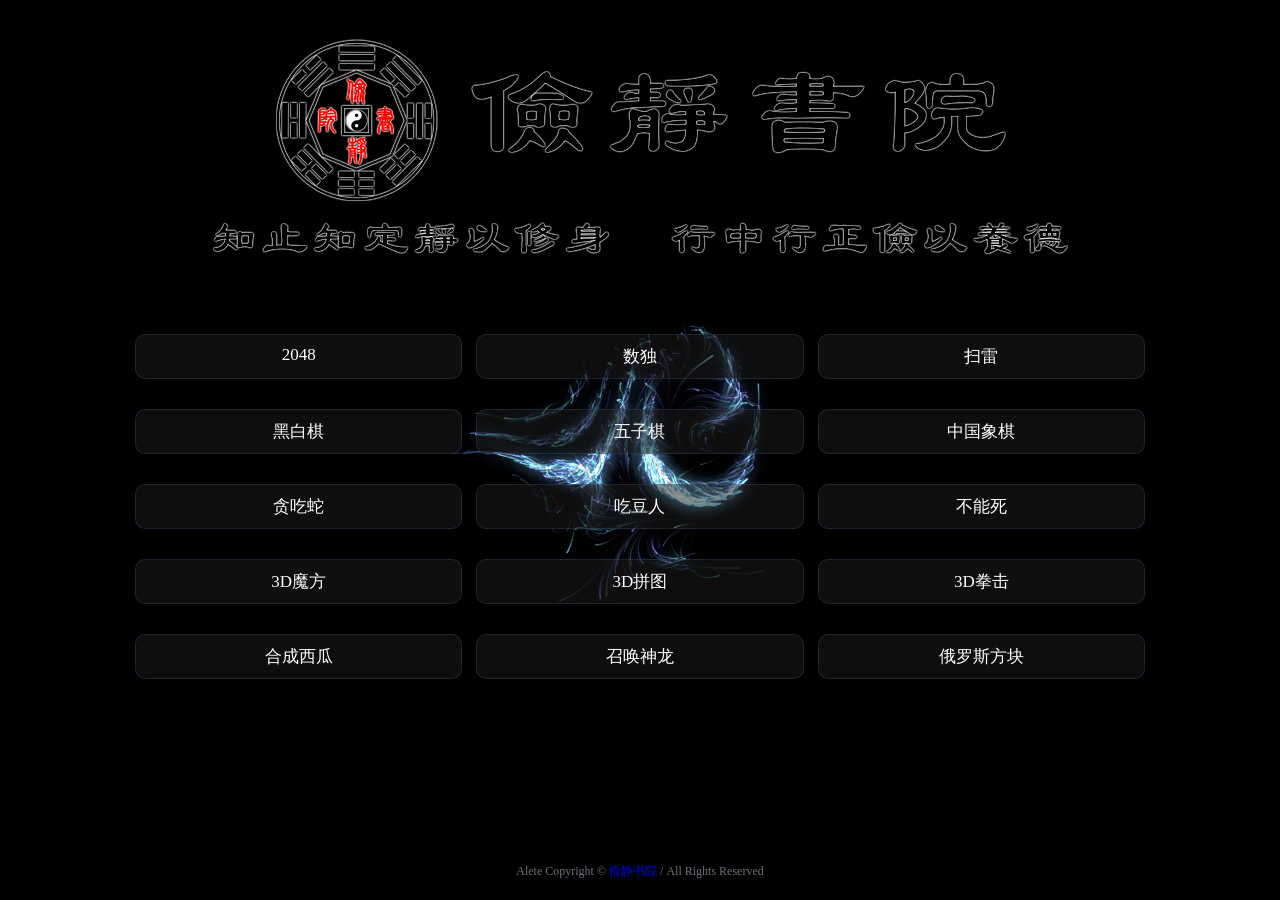
<file: index.html>
<!DOCTYPE html>
<html lang="en">
	<head>
		<meta charset="UTF-8">
		<title>休闲益智游戏 - 俭静书院</title>
		<meta name="keywords" content="俭静书院，益智游戏，在线游戏，网页游戏，H5游戏，页游">
		<meta name="description" content="人生如戏，戏如人生。正本清源，弘扬优秀的传统文化！">
		<meta name="viewport" content="width=device-width,initial-scale=1,maximum-scale=1,user-scalable=no">
		<link rel="stylesheet" href="css/style.css">
		<link rel="shortcut icon" href="favicon.ico" type="image/x-icon">
		<script src='js/simplex-noise.min.js'></script>
		<script src="js/index.js"></script>
	</head>
	<body>
		<div class="centerBox">
			<div class="header"></div>
			<div class="center-list">
				<div class="centerBody">
						<a href="https://aaoe.github.io"><img src="img/Logo.png" alt="俭静书院"></a>
					<p class="btn-p">
						<a href="https://aaoe.github.io/games/2048" target="_blank" title="Puzzle">2048</a>
						<a href="https://aaoe.github.io/sudoku" target="_blank" title="Sudoku">数独</a>
						<a href="https://aaoe.github.io/games/mine-sweeper" target="_blank" title="Mine sweeper">扫雷</a>
					<p class="btn-p">
						<a href="https://aaoe.github.io/games/reversi" target="_blank" title="Reversi">黑白棋</a>
						<a href="https://aaoe.github.io/games/gomoku" target="_blank" title="Gobang">五子棋</a>
						<a href="https://aaoe.github.io/games/chess" target="_blank" title="Chinese Chess">中国象棋</a>				
					<p class="btn-p">
						<a href="https://aaoe.github.io/games/snake" target="_blank" title="Snake">贪吃蛇</a>
						<a href="https://aaoe.github.io/pacman-canvas" target="_blank" title="Pacman">吃豆人</a>
						<a href="https://aaoe.github.io/games/die" target="_blank" title="Can't die">不能死</a>
					<p class="btn-p">
						<a href="https://aaoe.github.io/games/rubik" target="_blank" title="Rubik">3D魔方</a>
						<a href="https://aaoe.github.io/games/jigsaw" target="_blank" title="Jigsaw">3D拼图</a>
						<a href="https://aaoe.github.io/games/boxing" target="_blank" title="Boxing">3D拳击</a>
					<p class="btn-p">
						<a href="https://aaoe.github.io/bigwatermelon" target="_blank" title="Big watermelon">合成西瓜</a>
						<a href="https://aaoe.github.io/zhsl" target="_blank" title="Summon the Dragon">召唤神龙</a>
						<a href="https://aaoe.github.io/games/tetris/index.html?lan=zh" target="_blank" title="Tetris">俄罗斯方块</a>
					</p>
				</div>
			</div>
			<div class="footer">
				<div class="center-footer">
					<p class="banquan">Alete Copyright © <a href="https://aaoe.github.io">俭静书院</a> / All Rights Reserved</p> 
				</div>
			</div>
		</div>
	</body>
</html>
</file>
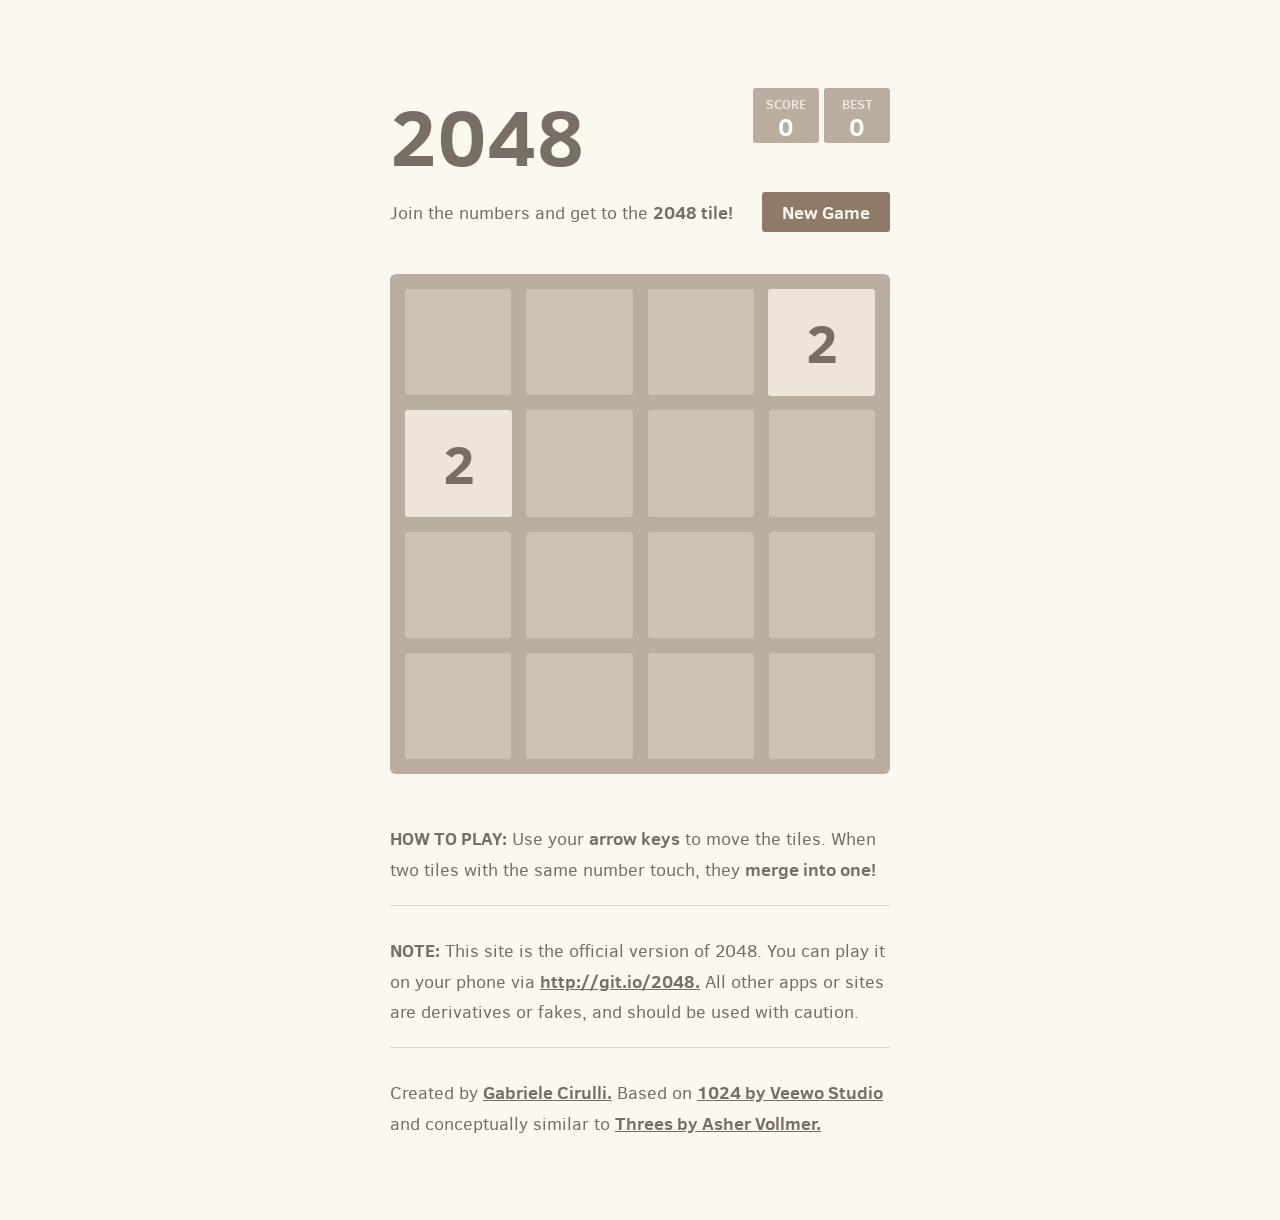
<file: 2048/index.html>
<!DOCTYPE html>
<html>
<head>
  <meta charset="utf-8">
  <title>2048-俭静书院</title>

  <link href="style/main.css" rel="stylesheet" type="text/css">
  <link rel="shortcut icon" href="favicon.ico">
  <link rel="apple-touch-icon" href="meta/apple-touch-icon.png">
  <link rel="apple-touch-startup-image" href="meta/apple-touch-startup-image-640x1096.png" media="(device-width: 320px) and (device-height: 568px) and (-webkit-device-pixel-ratio: 2)"> <!-- iPhone 5+ -->
  <link rel="apple-touch-startup-image" href="meta/apple-touch-startup-image-640x920.png"  media="(device-width: 320px) and (device-height: 480px) and (-webkit-device-pixel-ratio: 2)"> <!-- iPhone, retina -->
  <meta name="apple-mobile-web-app-capable" content="yes">
  <meta name="apple-mobile-web-app-status-bar-style" content="black">

  <meta name="HandheldFriendly" content="True">
  <meta name="MobileOptimized" content="320">
  <meta name="viewport" content="width=device-width, target-densitydpi=160dpi, initial-scale=1.0, maximum-scale=1, user-scalable=no, minimal-ui">
</head>
<body>
  <div class="container">
    <div class="heading">
      <h1 class="title">2048</h1>
      <div class="scores-container">
        <div class="score-container">0</div>
        <div class="best-container">0</div>
      </div>
    </div>

    <div class="above-game">
      <p class="game-intro">Join the numbers and get to the <strong>2048 tile!</strong></p>
      <a class="restart-button">New Game</a>
    </div>

    <div class="game-container">
      <div class="game-message">
        <p></p>
        <div class="lower">
	        <a class="keep-playing-button">Keep going</a>
          <a class="retry-button">Try again</a>
        </div>
      </div>

      <div class="grid-container">
        <div class="grid-row">
          <div class="grid-cell"></div>
          <div class="grid-cell"></div>
          <div class="grid-cell"></div>
          <div class="grid-cell"></div>
        </div>
        <div class="grid-row">
          <div class="grid-cell"></div>
          <div class="grid-cell"></div>
          <div class="grid-cell"></div>
          <div class="grid-cell"></div>
        </div>
        <div class="grid-row">
          <div class="grid-cell"></div>
          <div class="grid-cell"></div>
          <div class="grid-cell"></div>
          <div class="grid-cell"></div>
        </div>
        <div class="grid-row">
          <div class="grid-cell"></div>
          <div class="grid-cell"></div>
          <div class="grid-cell"></div>
          <div class="grid-cell"></div>
        </div>
      </div>

      <div class="tile-container">

      </div>
    </div>

    <p class="game-explanation">
      <strong class="important">How to play:</strong> Use your <strong>arrow keys</strong> to move the tiles. When two tiles with the same number touch, they <strong>merge into one!</strong>
    </p>
    <hr>
    <p>
    <strong class="important">Note:</strong> This site is the official version of 2048. You can play it on your phone via <a href="http://git.io/2048">http://git.io/2048.</a> All other apps or sites are derivatives or fakes, and should be used with caution.
    </p>
    <hr>
    <p>
    Created by <a href="http://gabrielecirulli.com" target="_blank">Gabriele Cirulli.</a> Based on <a href="https://itunes.apple.com/us/app/1024!/id823499224" target="_blank">1024 by Veewo Studio</a> and conceptually similar to <a href="http://asherv.com/threes/" target="_blank">Threes by Asher Vollmer.</a>
    </p>
  </div>

  <script src="js/bind_polyfill.js"></script>
  <script src="js/classlist_polyfill.js"></script>
  <script src="js/animframe_polyfill.js"></script>
  <script src="js/keyboard_input_manager.js"></script>
  <script src="js/html_actuator.js"></script>
  <script src="js/grid.js"></script>
  <script src="js/tile.js"></script>
  <script src="js/local_storage_manager.js"></script>
  <script src="js/game_manager.js"></script>
  <script src="js/application.js"></script>
</body>
</html>
</file>
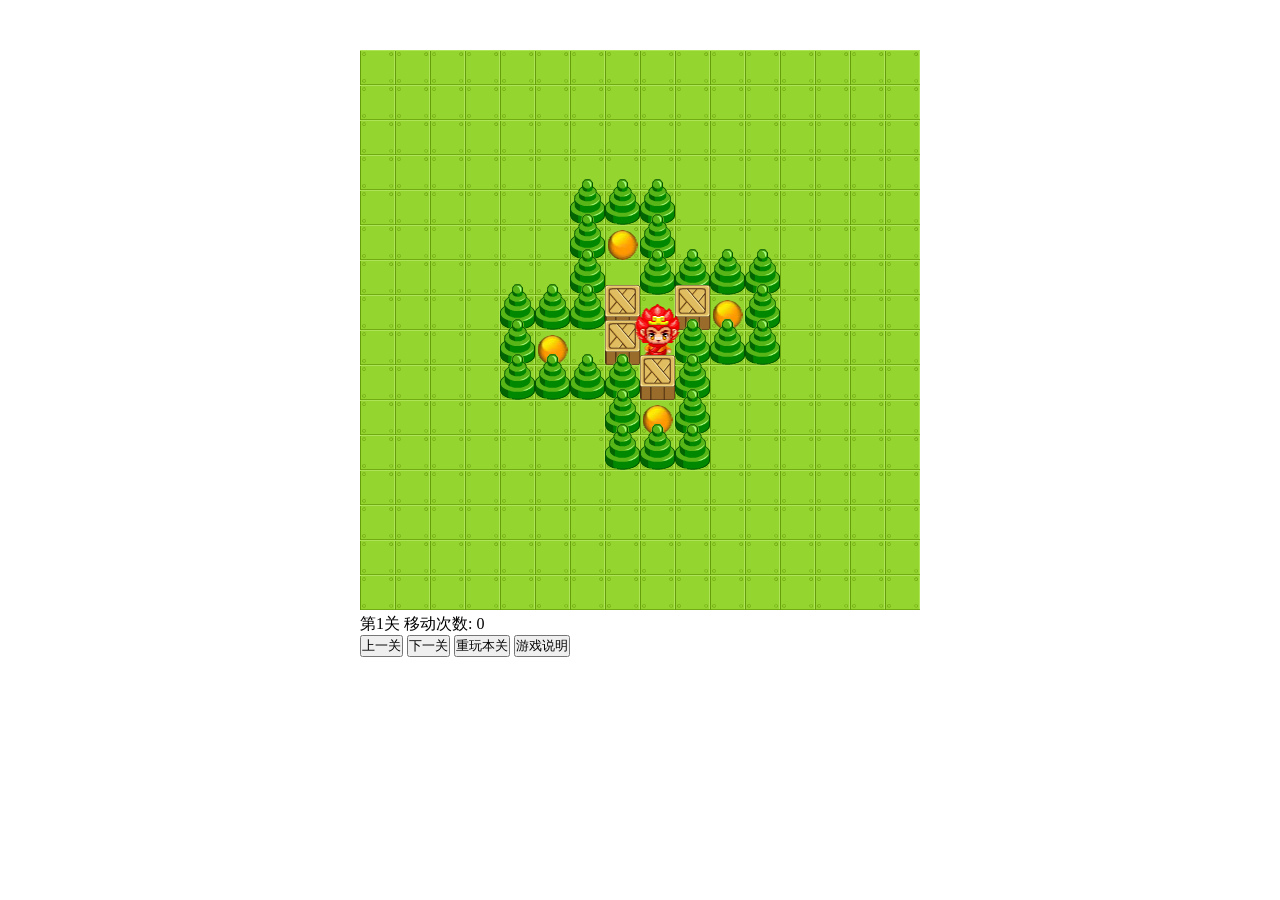
<file: box/index.html>
<!doctype html><!--声明当前文档为html文档-->
<html lang="en"><!--语言为英语-->
<head><!--头部-->
		<meta charset="UTF-8"><!--字符编码：utf-8国际编码  gb2312中文编码-->
		<meta name="Keywords" content="关键词">
		<meta name="Description" content="描述">
		<title>推箱子-俭静书院</title>
		<style>/*css样式表的衣柜*/
		*{
			margin:0px;
			padding:0px;
		}
		body{
			overflow:hidden;
		}
		.game{
			width:560px;
			margin:50px auto;
		}
		</style>
	</head>
	<body onkeydown="doKeyDown(event)"><!--身体-->
		<div class="game">
			<canvas id="canvas" width="560" height="560"></canvas>
			<div id="msg"></div>
			<input type="button" value="上一关" onClick="NextLevel(-1)">
			<input type="button" value="下一关" onClick="NextLevel(1)">
			<input type="button" value="重玩本关" onClick="NextLevel(0)">
			<input type="button" value="游戏说明" onClick="showHelp()">
		</div>
	
	<script src="js/mapdata100.js"></script>
	<script>
		var can = document.getElementById("canvas");
		var msg = document.getElementById("msg");
		var cxt = can.getContext("2d");
		var w = 35,h = 35;
		var curMap;//当前的地图
		var curLevel;//当前等级的地图
		var curMan;//初始化小人
		var iCurlevel = 0;//关卡数
		var moveTimes = 0;//移动了多少次
		//预加载所有图片
		var oImgs = {
			"block" : "images/block.gif",
			"wall" : "images/wall.png",
			"box" : "images/box.png",
			"ball" : "images/ball.png",
			"up" : "images/up.png",
			"down" : "images/down.png",
			"left" : "images/left.png",
			"right" : "images/right.png",
		}
		function imgPreload(srcs,callback){
			var count = 0,imgNum = 0,images = {};

			for(src in srcs){
				imgNum++;
			}
			for(src in srcs ){
				images[src] = new Image();
				images[src].onload = function(){
					//判断是否所有的图片都预加载完成
					if (++count >= imgNum)
					{
						callback(images);
					}
				}
				images[src].src = srcs[src];
			}
		}
		var block,wall,box,ball,up,down,left,right;
		imgPreload(oImgs,function(images){
			//console.log(images.block);
			block = images.block;
			wall = images.wall;
			box = images.box;
			ball = images.ball;
			up = images.up;
			down = images.down;
			left = images.left;
			right = images.right;
			init();
		});
		//初始化游戏
		function init(){
			//InitMap();
			//DrawMap(levels[0]);
			initLevel();//初始化对应等级的游戏
			showMoveInfo();//初始化对应等级的游戏数据
		}
		//绘制地板
		function InitMap(){
			for (var i=0;i<16 ;i++ )
			{
				for (var j=0;j<16 ;j++ )
				{
					cxt.drawImage(block,w*j,h*i,w,h);
				}
			}
		}
		//小人位置坐标
		function Point(x,y){
			this.x = x;
			this.y = y;
		}
		var perPosition = new Point(5,5);//小人的初始标值
		//绘制每个游戏关卡地图
		function DrawMap(level){
			for (var i=0;i<level.length ;i++ )
			{
				for (var j=0;j<level[i].length ;j++ )
				{
					var pic = block;//初始图片
					switch (level[i][j])
					{
					case 1://绘制墙壁
						pic = wall;
						break;
					case 2://绘制陷进
						pic = ball;
						break;
					case 3://绘制箱子
						pic = box;
						break;
					case 4://绘制小人
						pic = curMan;//小人有四个方向 具体显示哪个图片需要和上下左右方位值关联
						//获取小人的坐标位置
						perPosition.x = i;
						perPosition.y = j;
						break;
					case 5://绘制箱子及陷进位置
						pic = box;
						break;
					}
					//每个图片不一样宽 需要在对应地板的中心绘制地图
					cxt.drawImage(pic,w*j-(pic.width-w)/2,h*i-(pic.height-h),pic.width,pic.height)
				}
			}
		}
		//初始化游戏等级
		function initLevel(){
			curMap = copyArray(levels[iCurlevel]);//当前移动过的游戏地图
			curLevel = levels[iCurlevel];//当前等级的初始地图
			curMan = down;//初始化小人
			InitMap();//初始化地板
			DrawMap(curMap);//绘制出当前等级的地图
		}
		//下一关
		function NextLevel(i){
			//iCurlevel当前的地图关数
			iCurlevel = iCurlevel + i;
			if (iCurlevel<0)
			{
				iCurlevel = 0;
				return;
			}
			var len = levels.length;
			if (iCurlevel > len-1)
			{
				iCurlevel = len-1;
			}
			initLevel();//初始当前等级关卡
			moveTimes = 0;//游戏关卡移动步数清零
			showMoveInfo();//初始化当前关卡数据
		}
		//小人移动
		function go(dir){
			var p1,p2;
			switch (dir)
			{
			case "up":
				curMan = up;
				//获取小人前面的两个坐标位置来进行判断小人是否能够移动
				p1 = new Point(perPosition.x-1,perPosition.y);
				p2 = new Point(perPosition.x-2,perPosition.y);
				break;
			case "down":
				curMan = down;
				p1 = new Point(perPosition.x+1,perPosition.y);
				p2 = new Point(perPosition.x+2,perPosition.y);
				break;
			case "left":
				curMan = left;
				p1 = new Point(perPosition.x,perPosition.y-1);
				p2 = new Point(perPosition.x,perPosition.y-2);
				break;
			case "right":
				curMan = right;
				p1 = new Point(perPosition.x,perPosition.y+1);
				p2 = new Point(perPosition.x,perPosition.y+2);
				break;
			}
			//若果小人能够移动的话，更新游戏数据，并重绘地图
			if (Trygo(p1,p2))
			{
				moveTimes ++;
				showMoveInfo();
			}
			//重绘地板
			InitMap();
			//重绘当前更新了数据的地图
			DrawMap(curMap);
			//若果移动完成了进入下一关
			if (checkFinish())
			{
				alert("恭喜过关！！");
				NextLevel(1);
			}
		}
		//判断是否推成功
		function checkFinish(){
			for (var i=0;i<curMap.length ;i++ )
			{
				for (var j=0;j<curMap[i].length ;j++ )
				{
					//当前移动过的地图和初始地图进行比较，若果初始地图上的陷进参数在移动之后不是箱子的话就指代没推成功
					if (curLevel[i][j] == 2 && curMap[i][j] != 3 || curLevel[i][j] == 5 && curMap[i][j] != 3)
					{
						return false;
					}
				}
			}
			return true;
		}
		//判断小人是否能够移动
		function Trygo(p1,p2){
			if(p1.x<0) return false;//若果超出地图的上边，不通过
			if(p1.y<0) return false;//若果超出地图的左边，不通过
			if(p1.x>curMap.length) return false;//若果超出地图的下边，不通过
			if(p1.y>curMap[0].length) return false;//若果超出地图的右边，不通过
			if(curMap[p1.x][p1.y]==1) return false;//若果前面是墙，不通过
			if (curMap[p1.x][p1.y]==3 || curMap[p1.x][p1.y]==5)
			{//若果小人前面是箱子那就还需要判断箱子前面有没有障碍物(箱子/墙)
				if (curMap[p2.x][p2.y]==1 || curMap[p2.x][p2.y]==3)
				{
					return false;
				}
				//若果判断不成功小人前面的箱子前进一步
				curMap[p2.x][p2.y] = 3;//更改地图对应坐标点的值
				//console.log(curMap[p2.x][p2.y]);
			}
			//若果都没判断成功小人前进一步
			curMap[p1.x][p1.y] = 4;//更改地图对应坐标点的值
			//若果小人前进了一步，小人原来的位置如何显示
			var v = curLevel[perPosition.x][perPosition.y];
			if (v!=2)//若果刚开始小人位置不是陷进的话
			{
				if (v==5)//可能是5 既有箱子又陷进
				{
					v=2;//若果小人本身就在陷进里面的话移开之后还是显示陷进
				}else{
					v=0;//小人移开之后之前小人的位置改为地板
				}
			}
			//重置小人位置的地图参数
			curMap[perPosition.x][perPosition.y] = v;
			//若果判断小人前进了一步，更新坐标值
			perPosition = p1;
			//若果小动了 返回true 指代能够移动小人
			return true;
		}
		//判断是否推成功
		//与键盘上的上下左右键关联
		function doKeyDown(event){
			switch (event.keyCode)
			{
			case 37://左键头
				go("left");
				break;
			case 38://上键头
				go("up");
				break;
			case 39://右箭头
				go("right");
				break;
			case 40://下箭头
				go("down");
				break;
			}

		}
		//完善关卡数据及游戏说明
		function showMoveInfo(){
			msg.innerHTML = "第" + (iCurlevel+1) +"关 移动次数: "+ moveTimes;
		}
		//游戏说明
		var showhelp = false;
		function showHelp(){
			showhelp = !showhelp;
			if (showhelp)
			{
				msg.innerHTML = "用键盘上的上、下、左、右键移动小人，把箱子全部推到小球的位置即可过关。箱子只可向前推，不能往后拉，并且小人一次只能推动一个箱子。";
			}else{
				showMoveInfo();
			}
		}

		//克隆二维数组
		function copyArray(arr){
			var b=[];//每次移动更新地图数据都先清空再添加新的地图
			for (var i=0;i<arr.length ;i++ )
			{
				b[i] = arr[i].concat();//链接两个数组
			}
			return b;
		}
	</script>
</body>	

<!-- Mirrored from p.1234wu.com/xyx/yxmb/39/ by HTTrack Website Copier/3.x [XR&CO'2014], Wed, 29 Mar 2023 08:33:00 GMT -->
</html>
</file>
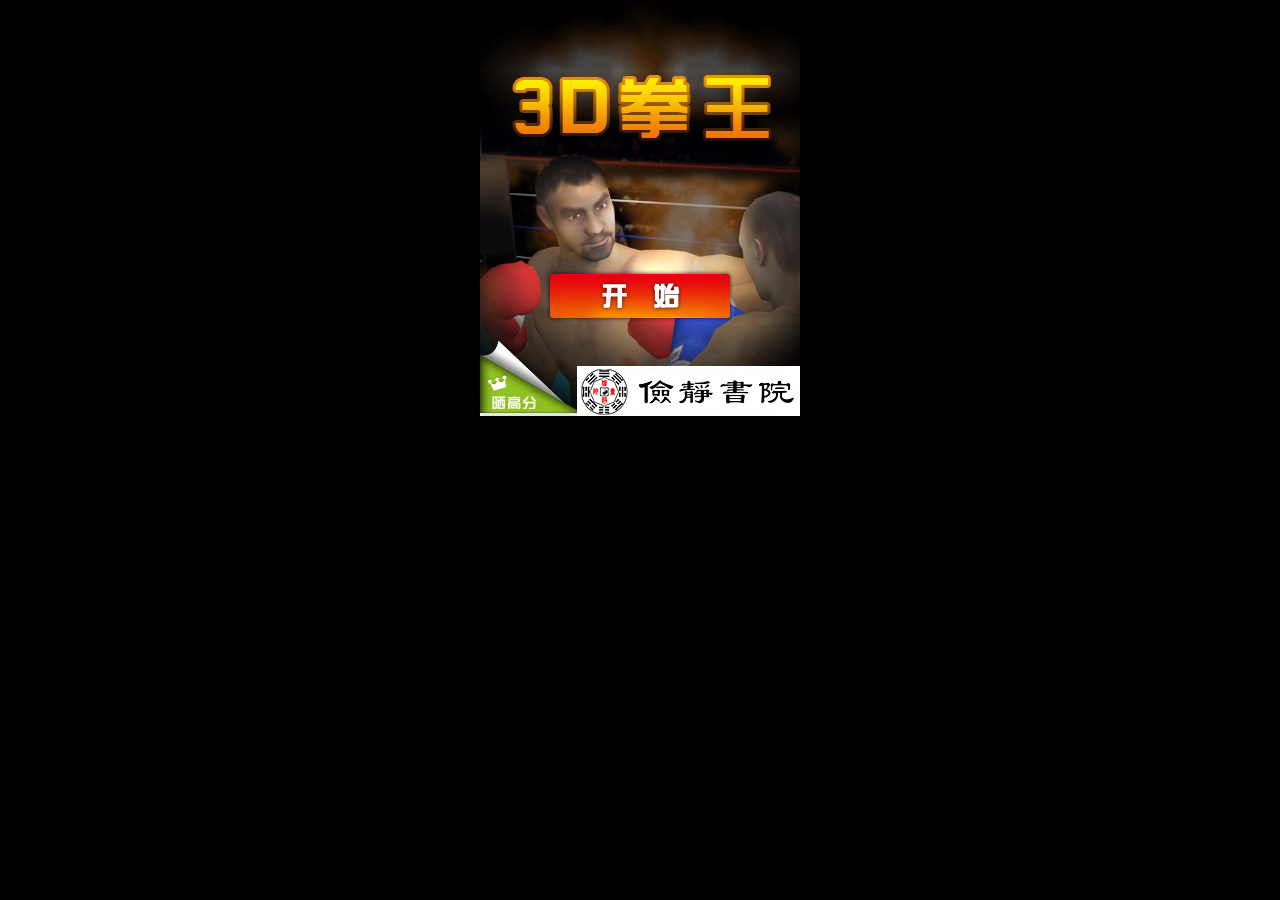
<file: boxing/index.html>
<!DOCTYPE html>
<html>
<head>
<meta http-equiv="Content-Type" content="text/html; charset=UTF-8">
<meta http-equiv="Content-Type" content="text/html;">
<meta http-equiv="Content-Script-Type" content="text/javascript">
<meta http-equiv="Content-Style-Type" content="text/css">
<meta charset="utf-8">
<meta name="description" content="game for iPhone">
<meta name="keywords" content="iPhone,Androig,iPad,game,html5 game,sports,boxing,boxing game,action game,3d,punch,Flash,Flash for iPhone,html5,iPod touch,iPad">
<meta name="viewport" id="viewport" content="width = device-width, initial-scale = 1, minimum-scale = 1, maximum-scale = 1,user-scalable=no">
<meta name="apple-mobile-web-app-capable" content="yes">
<meta name="apple-mobile-web-app-status-bar-style" content="black">
<meta http-equiv="Pragma" content="no-cache">
<meta http-equiv="Cache-Control" content="no-cache">
<meta equiv="Expires" content="0">
<title>3D拳王-俭静书院</title>

<style type="text/css">
body {
	-webkit-user-select: none;
	margin:0px;
	background:#000;
}
</style>

<script language="javascript" type="text/javascript" src="js/a.js"></script>
<script type="text/javascript" src="js/gm14.min.js"></script>

</head>
<body onorientationchange="rtalt()" style="-webkit-transform-origin: 0px 0px 0px; ">

<div id="chf2" style="position:relative;width:320px;margin:0 auto;"><canvas id="gcvs" width="320" height="416"></canvas></div>	
</body>
</html>
</file>
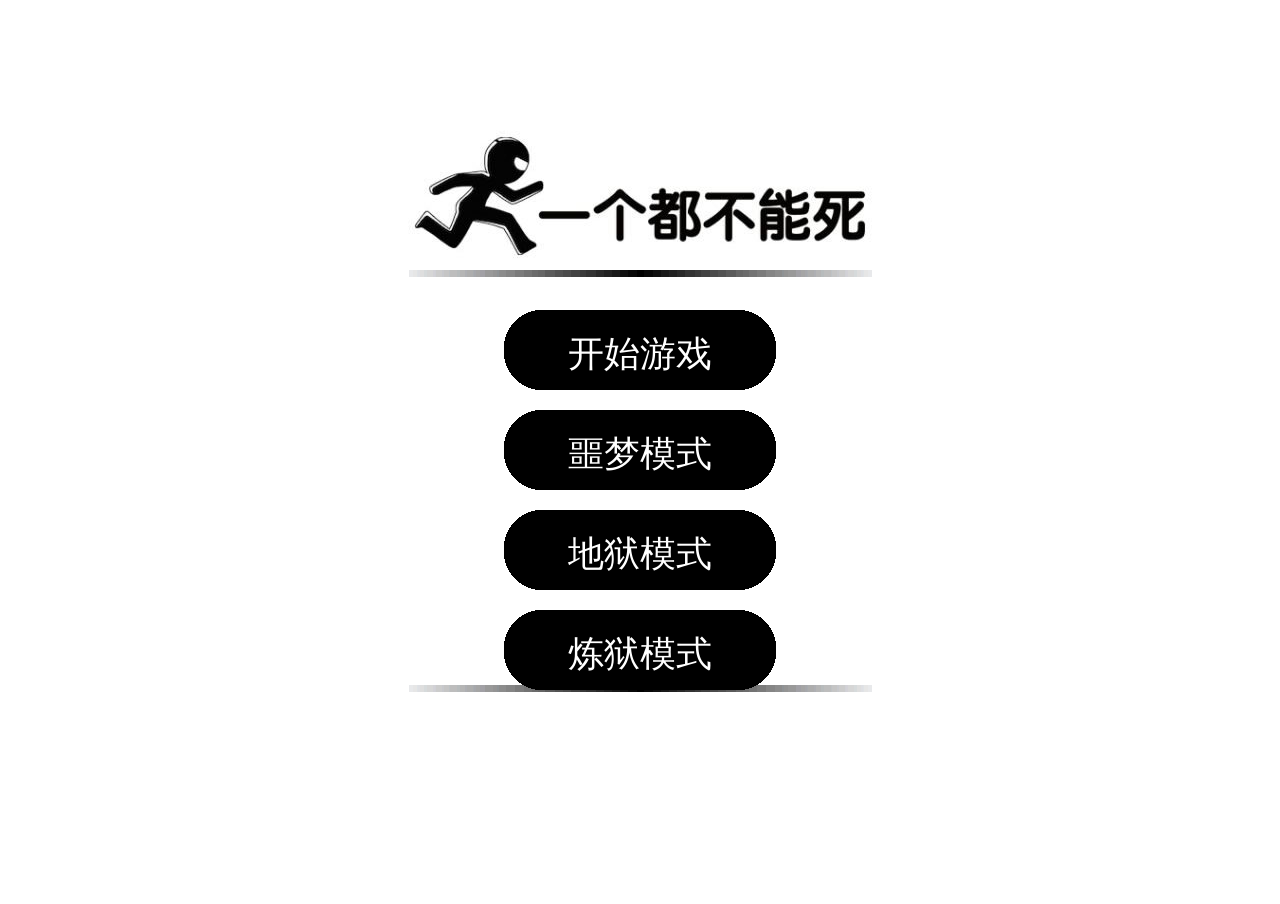
<file: die/index.html>
﻿<!DOCTYPE html>
<html>
<head>
<meta http-equiv="Content-Type" content="text/html; charset=UTF-8">
<meta id="viewport" name="viewport" content="width=540,user-scalable=no,target-densitydpi=high-dpi">
<script src="js/require.js"></script>
<title>一个都不能死-俭静书院</title>

<style type="text/css">
body{
	margin:0px;
	padding:0px;
	overflow: hidden;
}
</style>

<script type="text/javascript" src="js/main.js"></script>

</head>
<body>

<div style="text-align:center;">
	<canvas id="linkScreen" width="1366" height="621" style="width: 1366px; height: 621px;">
		很遗憾，您的浏览器不支持HTML5，请使用支持HTML5的浏览器。
	</canvas>
</div>
</body>

</html>
</file>
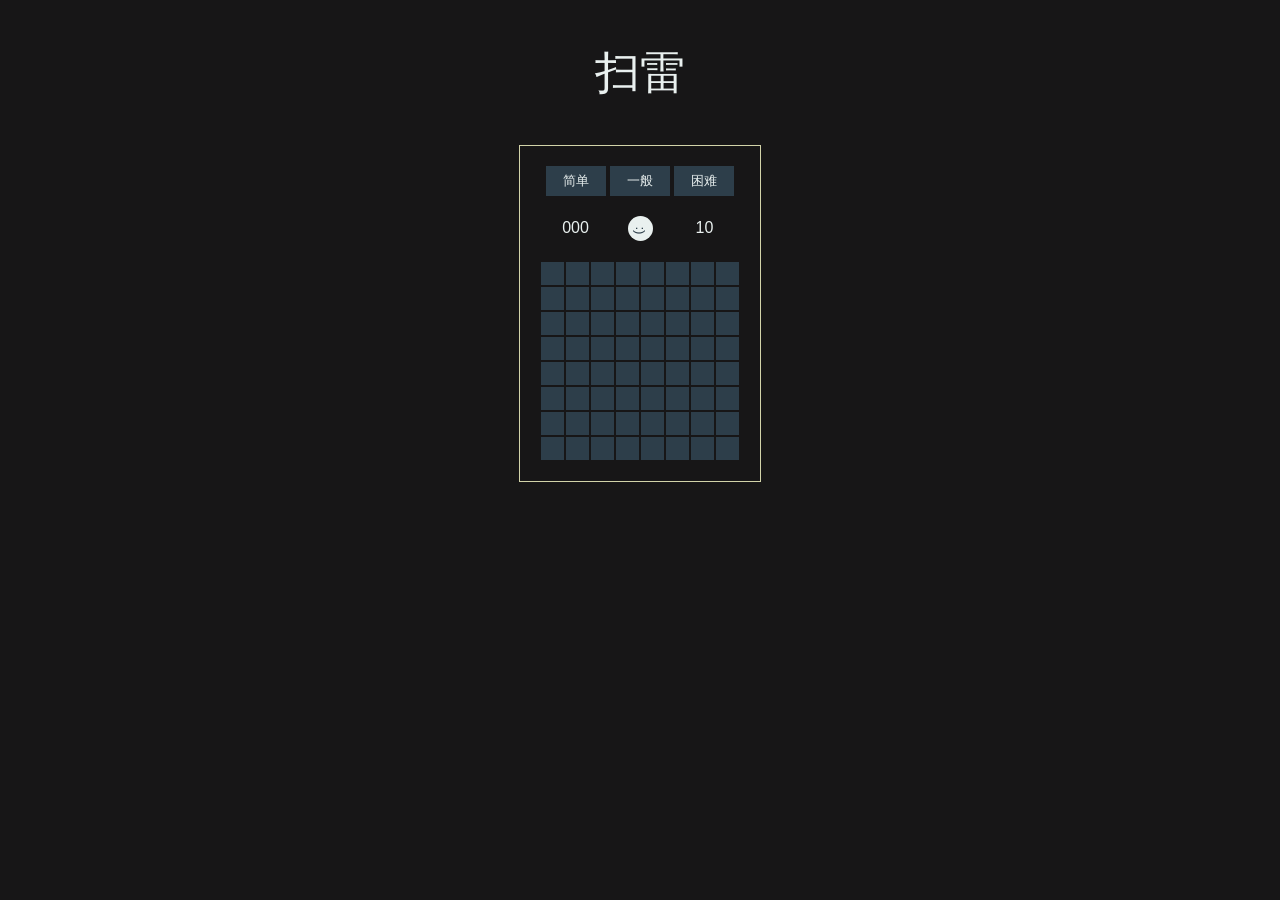
<file: mine-sweeper/index.html>
<!DOCTYPE html>
<html>
<head>
<meta charset="UTF-8">
<title>扫雷游戏-俭静书院</title>
<link rel="stylesheet" type="text/css" media="screen" href="css/styles.css" />

</head>
<body>
<div class="wrapper">
<h1>扫雷</h1>
<div id="minesweeper">
  <ul class="level-select">
	<li><button data-level="easy">简单</button></li>
	<li><button data-level="mid">一般</button></li>
	<li><button data-level="hard">困难</button></li>
  </ul>
  <div class="menu">
	<ul>
	  <li class="timer">000</li>
	  <li class="reset"><button> :) </button></li>
	  <li class="mine-count">010</li>
	</ul>
  </div>
  <div id="mine-grid"></div>
</div>
</div>
<script src="js/jquery.min.js"></script>
<script type="text/javascript" src="js/JSweeper.js"></script>
</body>

</html>
</file>
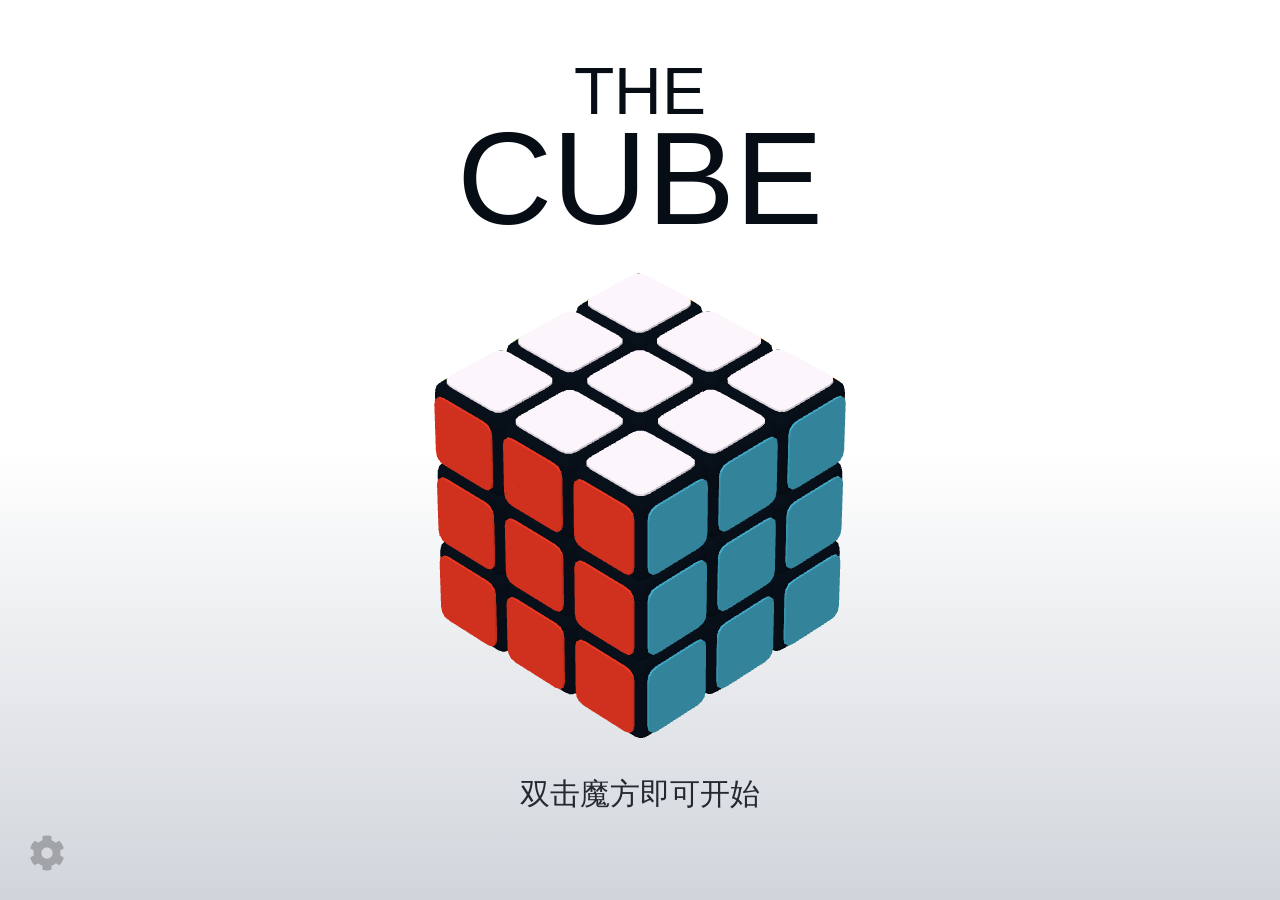
<file: rubik/index.html>
﻿<!DOCTYPE html>
<html lang="en" >
<head>
<meta charset="UTF-8">
<title>3D魔方-俭静书院</title>
<meta name="viewport" content="width=device-width,height=device-height,user-scalable=no,initial-scale=1.0,maximum-scale=1.0,minimum-scale=1.0">

<link rel="stylesheet" href="css/style.css">

</head>
<body>

<div class="ui">

  <div class="ui__background"></div>

  <div class="ui__game"></div>

  <div class="ui__texts">
    <h1 class="text text--title">
      <span>THE</span>
      <span>CUBE</span>
    </h1>
    <div class="text text--note">
      双击魔方即可开始
    </div>
    <div class="text text--timer">
      0:00
    </div>
    <div class="text text--complete">
      <span>Complete!</span>
    </div>
    <div class="text text--best-time">
      <icon trophy></icon>
      <span>Best Time!</span>
    </div>
  </div>

  <div class="ui__prefs">
    <range name="flip" title="Flip Type" list="Swift&nbsp;,Smooth,Bounce"></range>
    <range name="scramble" title="Scramble Length" list="20,25,30"></range>
    <range name="fov" title="Camera Angle" list="Ortographic,Perspective"></range>
    <range name="theme" title="Color Scheme" list="Cube,Erno,Dust,Camo,Rain"></range>
  </div>

  <div class="ui__stats">
    <div class="stats" name="total-solves">
      <i>Total solves:</i><b>-</b>
    </div>
    <div class="stats" name="best-time">
      <i>Best time:</i><b>-</b>
    </div>
    <div class="stats" name="worst-time">
      <i>Worst time:</i><b>-</b>
    </div>
    <div class="stats" name="average-5">
      <i>Average of 5:</i><b>-</b>
    </div>
    <div class="stats" name="average-12">
      <i>Average of 12:</i><b>-</b>
    </div>
    <div class="stats" name="average-25">
      <i>Average of 25:</i><b>-</b>
    </div>
  </div>

  <div class="ui__buttons">
    <button class="btn btn--bl btn--stats">
      <icon trophy></icon>
    </button>
    <button class="btn btn--bl btn--prefs">
      <icon settings></icon>
    </button>
    <button class="btn btn--bl btn--back">
      <icon back></icon>
    </button>
    <button class="btn btn--br btn--pwa">
    </button>
  </div>

</div>

<script src='js/three.min.js'></script>
<script src="js/index.js"></script>
</body>
</html>
</file>
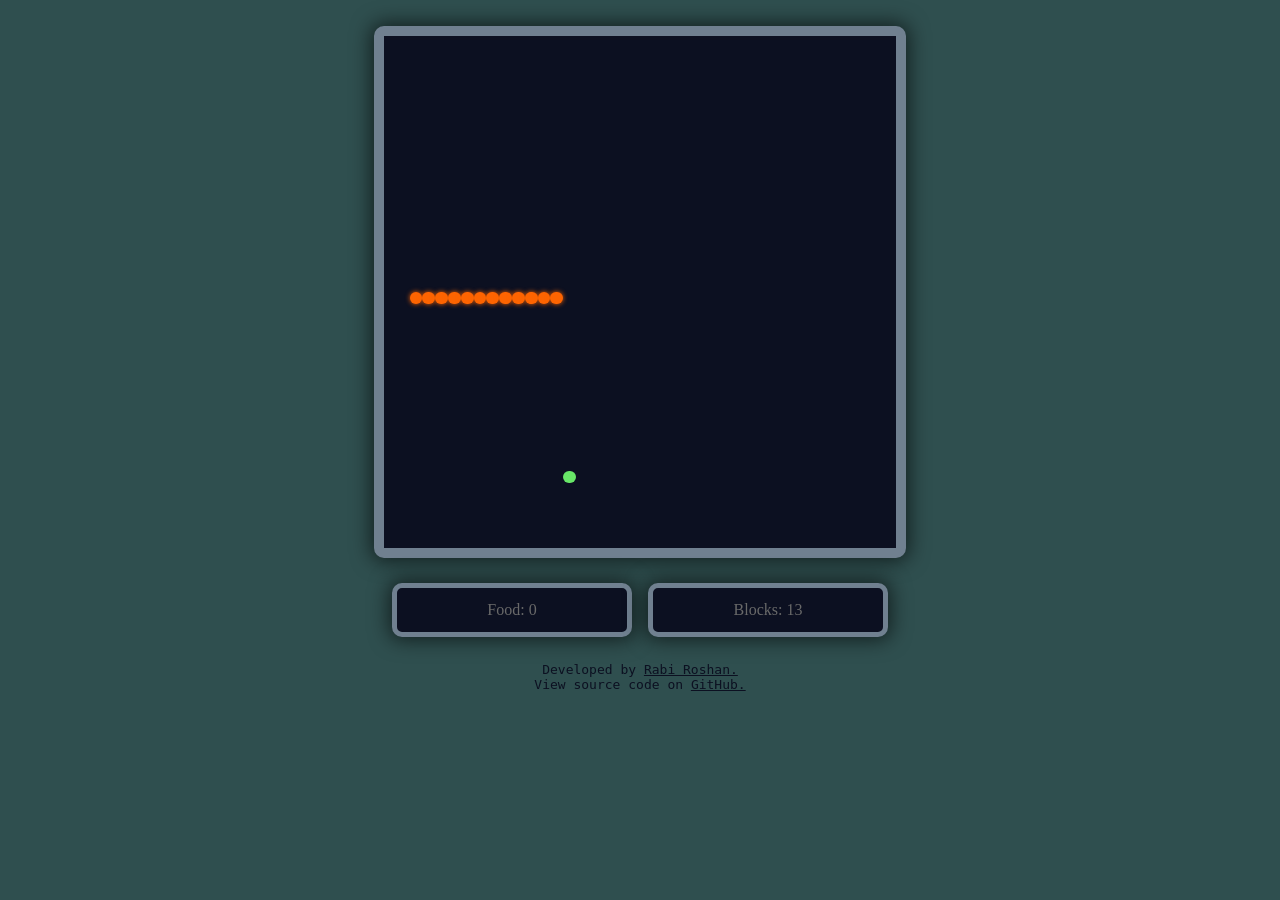
<file: snake/index.html>
<!DOCTYPE html>
<html>
  <head lang="en">
    <meta charset="UTF-8" />
    <meta name="viewport" content="width=device-width,initial-scale=1" />
    <title>贪吃蛇-俭静书院</title>
    <!-- Link our styles from main.css -->
    <link rel="stylesheet" type="text/css" href="main.css" />
  </head>
  <body>
    <!-- #gameContainer is the main game board-->
    <div id="gameContainer"></div>

    <!-- #scoreContainer contains the scores  -->
    <div id="scoreContainer">
      <div class="scoreBoard">Food: <span id="pointsEarned">0</span></div>
      <div class="scoreBoard">Blocks: <span id="blocksTravelled">0</span></div>
    </div>

    <!-- #onScreenControllers contains the navigation buttons for mobile screens -->
    <div id="onScreenControllers">
      <button id="leftButton">◀️</button>
      <div>
        <button id="upButton">🔼</button>
        <button id="downButton">🔽</button>
      </div>
      <button id="rightButton">▶️</button>
    </div>

    <div class="developerDetails">
      <div>
        Developed by
        <a href="https://rabiroshan.com/" target="_blank">Rabi Roshan.</a>
      </div>
      <div>
        View source code on
        <a href="https://github.com/RabiRoshan/snake_game" target="_blank"
          >GitHub.</a
        >
      </div>
    </div>
  </body>

  <!-- #Load our jscript.js containing the game logic -->
  <script src="jscript.js"></script>
</html>
</file>
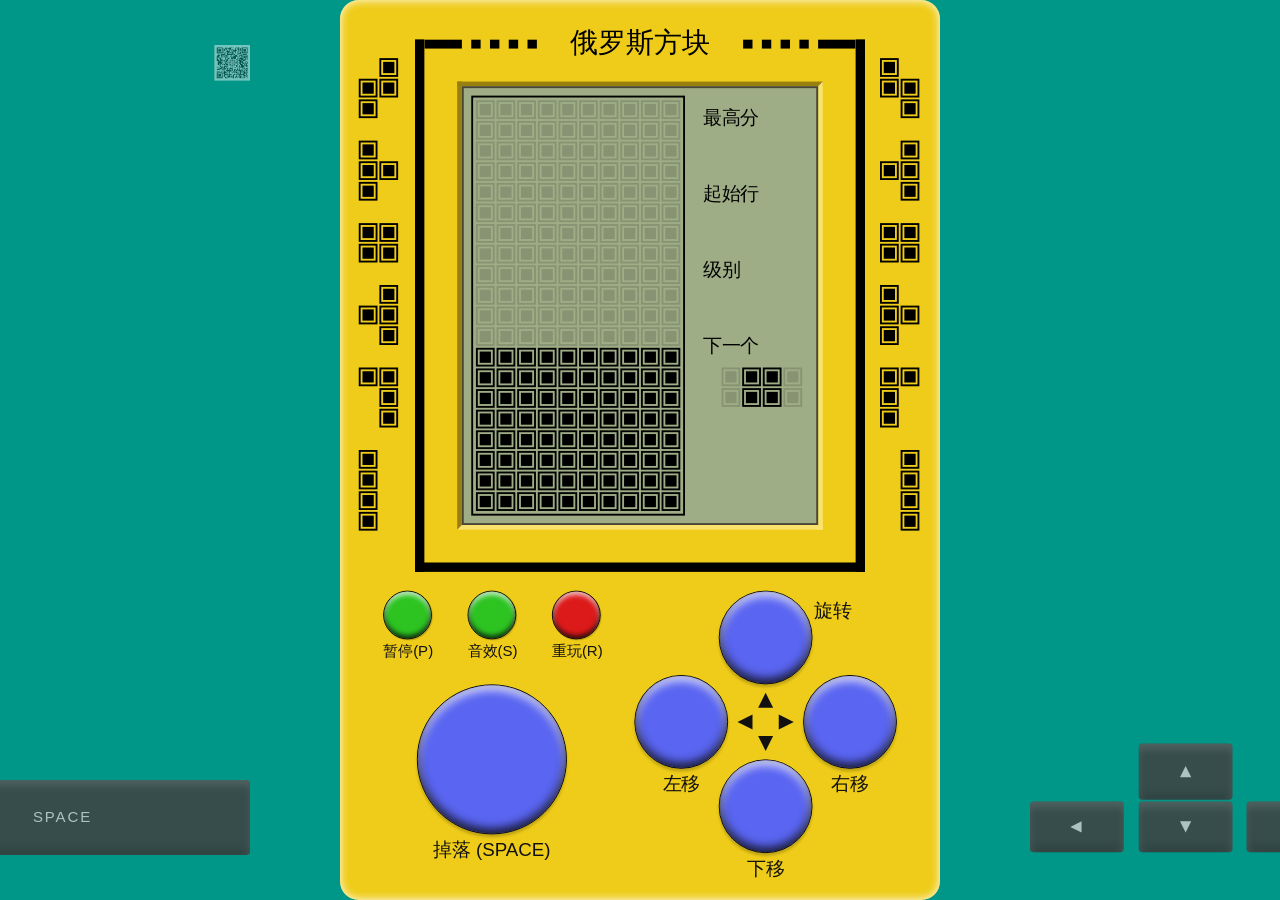
<file: tetris/index.html>
<!DOCTYPE html><html><head><meta name=renderer content=webkit><meta name=description content="使用 Vue、Vuex 制作的俄罗斯方块"><meta name=keywords content=俄罗斯方块,Tetris,Vue,Vuex,JavaScript><meta name=format-detection content="telephone=no"><script>;(function(){var w=parseInt(window.screen.width),s=w/640,u=navigator.userAgent.toLowerCase(),m='<meta name="viewport" content="width=640,';if(/android (\d+\.\d+)/.test(u)){if(parseFloat(RegExp.$1)>2.3)m+='minimum-scale='+s+',maximum-scale='+s+',';}else{m+='user-scalable=no,';}m+='target-densitydpi=device-dpi">';document.write(m);}());</script><meta charset=UTF-8><title>俄罗斯方块-俭静书院</title><link rel=stylesheet href=static/loader.css><link href=./static/css/app.d61ac19cf465110d89eed4b8bfa02a13.css rel=stylesheet></head><body><div id=root><div class=load><div class=loader>加载中...</div></div></div><script type=text/javascript src=./static/js/manifest.553a68fc71cea2701df9.js></script><script type=text/javascript src=./static/js/vendor.0469b8d696b0c894616b.js></script><script type=text/javascript src=./static/js/app.4a0e998ec638005a31ef.js></script></body></html>
</file>
<file: css/style.css>
* {
	margin: 0;
	padding: 0;
}
a{
	text-decoration: none;
}
html,
body {
	background: black;
	position: relative;
	width: 100%;
	height: 100%;
}

.centerBox {
	display: flex;                /*设置为flex布局*/
	position: absolute;
	z-index: 1;
	width: 100%;
	height: 100%;
	color: white;
}
.center-list{
	display: flex;                /*设置为flex布局*/
	width: 100%;
	margin: 0 10%;
	}
.centerBody{
	width: 100%;
	text-align: center;
	margin-top: 0%;
}
.centerBody img{
	margin: 0 auto;
}
.btn-p{
	margin-top: 30px;
	margin-bottom: 30px;
	display: flex;                /*设置为flex布局*/
}
.btn-p a{
	font-size: clamp(0.75rem, 0.636rem + 0.57vw, 1.063rem);
	color: #FFFFFF;
	padding: 10px 15px;
	border-radius:10px;
  	margin: 0 7px;
  	width: 100%;
	background: rgba(29, 29, 29, 0.5);
	border:1px solid rgba(89, 129, 183, 0.2);
}
.btn-p a:hover{
	color: #FFFFFF;
	background: -webkit-linear-gradient(left, #19c3ff, #0093ff);
    	background: -o-linear-gradient(left, #19c3ff, #0093ff);
    	background: -moz-linear-gradient(left, #19c3ff, #0093ff);
    	background: linear-gradient(to left top, blue, red);
}
.footer{
	position: fixed;
	bottom: 20px;
	width: 100%;
}
.center-footer{
	width: 70%;
	margin: 0 15%;
}
.footer .banquan{
	text-align: center;
	font-size: 12px;
	color: #6a7179;
}
@media screen and (max-width: 950px) {
	
	.centerBody{
		margin-top: 2%;
	}
	.centerBody img{
		width: 100%;
	}
	.center-list {
	    width: 100%;
	    margin: 0 2%;
	}
}
</file>
<file: 2048/style/main.css>
@import url(fonts/clear-sans.css);
html, body {
  margin: 0;
  padding: 0;
  background: #faf8ef;
  color: #776e65;
  font-family: "Clear Sans", "Helvetica Neue", Arial, sans-serif;
  font-size: 18px; }

body {
  margin: 80px 0; }

.heading:after {
  content: "";
  display: block;
  clear: both; }

h1.title {
  font-size: 80px;
  font-weight: bold;
  margin: 0;
  display: block;
  float: left; }

@-webkit-keyframes move-up {
  0% {
    top: 25px;
    opacity: 1; }

  100% {
    top: -50px;
    opacity: 0; } }
@-moz-keyframes move-up {
  0% {
    top: 25px;
    opacity: 1; }

  100% {
    top: -50px;
    opacity: 0; } }
@keyframes move-up {
  0% {
    top: 25px;
    opacity: 1; }

  100% {
    top: -50px;
    opacity: 0; } }
.scores-container {
  float: right;
  text-align: right; }

.score-container, .best-container {
  position: relative;
  display: inline-block;
  background: #bbada0;
  padding: 15px 25px;
  font-size: 25px;
  height: 25px;
  line-height: 47px;
  font-weight: bold;
  border-radius: 3px;
  color: white;
  margin-top: 8px;
  text-align: center; }
  .score-container:after, .best-container:after {
    position: absolute;
    width: 100%;
    top: 10px;
    left: 0;
    text-transform: uppercase;
    font-size: 13px;
    line-height: 13px;
    text-align: center;
    color: #eee4da; }
  .score-container .score-addition, .best-container .score-addition {
    position: absolute;
    right: 30px;
    color: red;
    font-size: 25px;
    line-height: 25px;
    font-weight: bold;
    color: rgba(119, 110, 101, 0.9);
    z-index: 100;
    -webkit-animation: move-up 600ms ease-in;
    -moz-animation: move-up 600ms ease-in;
    animation: move-up 600ms ease-in;
    -webkit-animation-fill-mode: both;
    -moz-animation-fill-mode: both;
    animation-fill-mode: both; }

.score-container:after {
  content: "Score"; }

.best-container:after {
  content: "Best"; }

p {
  margin-top: 0;
  margin-bottom: 10px;
  line-height: 1.65; }

a {
  color: #776e65;
  font-weight: bold;
  text-decoration: underline;
  cursor: pointer; }

strong.important {
  text-transform: uppercase; }

hr {
  border: none;
  border-bottom: 1px solid #d8d4d0;
  margin-top: 20px;
  margin-bottom: 30px; }

.container {
  width: 500px;
  margin: 0 auto; }

@-webkit-keyframes fade-in {
  0% {
    opacity: 0; }

  100% {
    opacity: 1; } }
@-moz-keyframes fade-in {
  0% {
    opacity: 0; }

  100% {
    opacity: 1; } }
@keyframes fade-in {
  0% {
    opacity: 0; }

  100% {
    opacity: 1; } }
.game-container {
  margin-top: 40px;
  position: relative;
  padding: 15px;
  cursor: default;
  -webkit-touch-callout: none;
  -ms-touch-callout: none;
  -webkit-user-select: none;
  -moz-user-select: none;
  -ms-user-select: none;
  -ms-touch-action: none;
  touch-action: none;
  background: #bbada0;
  border-radius: 6px;
  width: 500px;
  height: 500px;
  -webkit-box-sizing: border-box;
  -moz-box-sizing: border-box;
  box-sizing: border-box; }
  .game-container .game-message {
    display: none;
    position: absolute;
    top: 0;
    right: 0;
    bottom: 0;
    left: 0;
    background: rgba(238, 228, 218, 0.5);
    z-index: 100;
    text-align: center;
    -webkit-animation: fade-in 800ms ease 1200ms;
    -moz-animation: fade-in 800ms ease 1200ms;
    animation: fade-in 800ms ease 1200ms;
    -webkit-animation-fill-mode: both;
    -moz-animation-fill-mode: both;
    animation-fill-mode: both; }
    .game-container .game-message p {
      font-size: 60px;
      font-weight: bold;
      height: 60px;
      line-height: 60px;
      margin-top: 222px; }
    .game-container .game-message .lower {
      display: block;
      margin-top: 59px; }
    .game-container .game-message a {
      display: inline-block;
      background: #8f7a66;
      border-radius: 3px;
      padding: 0 20px;
      text-decoration: none;
      color: #f9f6f2;
      height: 40px;
      line-height: 42px;
      margin-left: 9px; }
      .game-container .game-message a.keep-playing-button {
        display: none; }
    .game-container .game-message.game-won {
      background: rgba(237, 194, 46, 0.5);
      color: #f9f6f2; }
      .game-container .game-message.game-won a.keep-playing-button {
        display: inline-block; }
    .game-container .game-message.game-won, .game-container .game-message.game-over {
      display: block; }

.grid-container {
  position: absolute;
  z-index: 1; }

.grid-row {
  margin-bottom: 15px; }
  .grid-row:last-child {
    margin-bottom: 0; }
  .grid-row:after {
    content: "";
    display: block;
    clear: both; }

.grid-cell {
  width: 106.25px;
  height: 106.25px;
  margin-right: 15px;
  float: left;
  border-radius: 3px;
  background: rgba(238, 228, 218, 0.35); }
  .grid-cell:last-child {
    margin-right: 0; }

.tile-container {
  position: absolute;
  z-index: 2; }

.tile, .tile .tile-inner {
  width: 107px;
  height: 107px;
  line-height: 107px; }
.tile.tile-position-1-1 {
  -webkit-transform: translate(0px, 0px);
  -moz-transform: translate(0px, 0px);
  -ms-transform: translate(0px, 0px);
  transform: translate(0px, 0px); }
.tile.tile-position-1-2 {
  -webkit-transform: translate(0px, 121px);
  -moz-transform: translate(0px, 121px);
  -ms-transform: translate(0px, 121px);
  transform: translate(0px, 121px); }
.tile.tile-position-1-3 {
  -webkit-transform: translate(0px, 242px);
  -moz-transform: translate(0px, 242px);
  -ms-transform: translate(0px, 242px);
  transform: translate(0px, 242px); }
.tile.tile-position-1-4 {
  -webkit-transform: translate(0px, 363px);
  -moz-transform: translate(0px, 363px);
  -ms-transform: translate(0px, 363px);
  transform: translate(0px, 363px); }
.tile.tile-position-2-1 {
  -webkit-transform: translate(121px, 0px);
  -moz-transform: translate(121px, 0px);
  -ms-transform: translate(121px, 0px);
  transform: translate(121px, 0px); }
.tile.tile-position-2-2 {
  -webkit-transform: translate(121px, 121px);
  -moz-transform: translate(121px, 121px);
  -ms-transform: translate(121px, 121px);
  transform: translate(121px, 121px); }
.tile.tile-position-2-3 {
  -webkit-transform: translate(121px, 242px);
  -moz-transform: translate(121px, 242px);
  -ms-transform: translate(121px, 242px);
  transform: translate(121px, 242px); }
.tile.tile-position-2-4 {
  -webkit-transform: translate(121px, 363px);
  -moz-transform: translate(121px, 363px);
  -ms-transform: translate(121px, 363px);
  transform: translate(121px, 363px); }
.tile.tile-position-3-1 {
  -webkit-transform: translate(242px, 0px);
  -moz-transform: translate(242px, 0px);
  -ms-transform: translate(242px, 0px);
  transform: translate(242px, 0px); }
.tile.tile-position-3-2 {
  -webkit-transform: translate(242px, 121px);
  -moz-transform: translate(242px, 121px);
  -ms-transform: translate(242px, 121px);
  transform: translate(242px, 121px); }
.tile.tile-position-3-3 {
  -webkit-transform: translate(242px, 242px);
  -moz-transform: translate(242px, 242px);
  -ms-transform: translate(242px, 242px);
  transform: translate(242px, 242px); }
.tile.tile-position-3-4 {
  -webkit-transform: translate(242px, 363px);
  -moz-transform: translate(242px, 363px);
  -ms-transform: translate(242px, 363px);
  transform: translate(242px, 363px); }
.tile.tile-position-4-1 {
  -webkit-transform: translate(363px, 0px);
  -moz-transform: translate(363px, 0px);
  -ms-transform: translate(363px, 0px);
  transform: translate(363px, 0px); }
.tile.tile-position-4-2 {
  -webkit-transform: translate(363px, 121px);
  -moz-transform: translate(363px, 121px);
  -ms-transform: translate(363px, 121px);
  transform: translate(363px, 121px); }
.tile.tile-position-4-3 {
  -webkit-transform: translate(363px, 242px);
  -moz-transform: translate(363px, 242px);
  -ms-transform: translate(363px, 242px);
  transform: translate(363px, 242px); }
.tile.tile-position-4-4 {
  -webkit-transform: translate(363px, 363px);
  -moz-transform: translate(363px, 363px);
  -ms-transform: translate(363px, 363px);
  transform: translate(363px, 363px); }

.tile {
  position: absolute;
  -webkit-transition: 100ms ease-in-out;
  -moz-transition: 100ms ease-in-out;
  transition: 100ms ease-in-out;
  -webkit-transition-property: -webkit-transform;
  -moz-transition-property: -moz-transform;
  transition-property: transform; }
  .tile .tile-inner {
    border-radius: 3px;
    background: #eee4da;
    text-align: center;
    font-weight: bold;
    z-index: 10;
    font-size: 55px; }
  .tile.tile-2 .tile-inner {
    background: #eee4da;
    box-shadow: 0 0 30px 10px rgba(243, 215, 116, 0), inset 0 0 0 1px rgba(255, 255, 255, 0); }
  .tile.tile-4 .tile-inner {
    background: #ede0c8;
    box-shadow: 0 0 30px 10px rgba(243, 215, 116, 0), inset 0 0 0 1px rgba(255, 255, 255, 0); }
  .tile.tile-8 .tile-inner {
    color: #f9f6f2;
    background: #f2b179; }
  .tile.tile-16 .tile-inner {
    color: #f9f6f2;
    background: #f59563; }
  .tile.tile-32 .tile-inner {
    color: #f9f6f2;
    background: #f67c5f; }
  .tile.tile-64 .tile-inner {
    color: #f9f6f2;
    background: #f65e3b; }
  .tile.tile-128 .tile-inner {
    color: #f9f6f2;
    background: #edcf72;
    box-shadow: 0 0 30px 10px rgba(243, 215, 116, 0.2381), inset 0 0 0 1px rgba(255, 255, 255, 0.14286);
    font-size: 45px; }
    @media screen and (max-width: 520px) {
      .tile.tile-128 .tile-inner {
        font-size: 25px; } }
  .tile.tile-256 .tile-inner {
    color: #f9f6f2;
    background: #edcc61;
    box-shadow: 0 0 30px 10px rgba(243, 215, 116, 0.31746), inset 0 0 0 1px rgba(255, 255, 255, 0.19048);
    font-size: 45px; }
    @media screen and (max-width: 520px) {
      .tile.tile-256 .tile-inner {
        font-size: 25px; } }
  .tile.tile-512 .tile-inner {
    color: #f9f6f2;
    background: #edc850;
    box-shadow: 0 0 30px 10px rgba(243, 215, 116, 0.39683), inset 0 0 0 1px rgba(255, 255, 255, 0.2381);
    font-size: 45px; }
    @media screen and (max-width: 520px) {
      .tile.tile-512 .tile-inner {
        font-size: 25px; } }
  .tile.tile-1024 .tile-inner {
    color: #f9f6f2;
    background: #edc53f;
    box-shadow: 0 0 30px 10px rgba(243, 215, 116, 0.47619), inset 0 0 0 1px rgba(255, 255, 255, 0.28571);
    font-size: 35px; }
    @media screen and (max-width: 520px) {
      .tile.tile-1024 .tile-inner {
        font-size: 15px; } }
  .tile.tile-2048 .tile-inner {
    color: #f9f6f2;
    background: #edc22e;
    box-shadow: 0 0 30px 10px rgba(243, 215, 116, 0.55556), inset 0 0 0 1px rgba(255, 255, 255, 0.33333);
    font-size: 35px; }
    @media screen and (max-width: 520px) {
      .tile.tile-2048 .tile-inner {
        font-size: 15px; } }
  .tile.tile-super .tile-inner {
    color: #f9f6f2;
    background: #3c3a32;
    font-size: 30px; }
    @media screen and (max-width: 520px) {
      .tile.tile-super .tile-inner {
        font-size: 10px; } }

@-webkit-keyframes appear {
  0% {
    opacity: 0;
    -webkit-transform: scale(0);
    -moz-transform: scale(0);
    -ms-transform: scale(0);
    transform: scale(0); }

  100% {
    opacity: 1;
    -webkit-transform: scale(1);
    -moz-transform: scale(1);
    -ms-transform: scale(1);
    transform: scale(1); } }
@-moz-keyframes appear {
  0% {
    opacity: 0;
    -webkit-transform: scale(0);
    -moz-transform: scale(0);
    -ms-transform: scale(0);
    transform: scale(0); }

  100% {
    opacity: 1;
    -webkit-transform: scale(1);
    -moz-transform: scale(1);
    -ms-transform: scale(1);
    transform: scale(1); } }
@keyframes appear {
  0% {
    opacity: 0;
    -webkit-transform: scale(0);
    -moz-transform: scale(0);
    -ms-transform: scale(0);
    transform: scale(0); }

  100% {
    opacity: 1;
    -webkit-transform: scale(1);
    -moz-transform: scale(1);
    -ms-transform: scale(1);
    transform: scale(1); } }
.tile-new .tile-inner {
  -webkit-animation: appear 200ms ease 100ms;
  -moz-animation: appear 200ms ease 100ms;
  animation: appear 200ms ease 100ms;
  -webkit-animation-fill-mode: backwards;
  -moz-animation-fill-mode: backwards;
  animation-fill-mode: backwards; }

@-webkit-keyframes pop {
  0% {
    -webkit-transform: scale(0);
    -moz-transform: scale(0);
    -ms-transform: scale(0);
    transform: scale(0); }

  50% {
    -webkit-transform: scale(1.2);
    -moz-transform: scale(1.2);
    -ms-transform: scale(1.2);
    transform: scale(1.2); }

  100% {
    -webkit-transform: scale(1);
    -moz-transform: scale(1);
    -ms-transform: scale(1);
    transform: scale(1); } }
@-moz-keyframes pop {
  0% {
    -webkit-transform: scale(0);
    -moz-transform: scale(0);
    -ms-transform: scale(0);
    transform: scale(0); }

  50% {
    -webkit-transform: scale(1.2);
    -moz-transform: scale(1.2);
    -ms-transform: scale(1.2);
    transform: scale(1.2); }

  100% {
    -webkit-transform: scale(1);
    -moz-transform: scale(1);
    -ms-transform: scale(1);
    transform: scale(1); } }
@keyframes pop {
  0% {
    -webkit-transform: scale(0);
    -moz-transform: scale(0);
    -ms-transform: scale(0);
    transform: scale(0); }

  50% {
    -webkit-transform: scale(1.2);
    -moz-transform: scale(1.2);
    -ms-transform: scale(1.2);
    transform: scale(1.2); }

  100% {
    -webkit-transform: scale(1);
    -moz-transform: scale(1);
    -ms-transform: scale(1);
    transform: scale(1); } }
.tile-merged .tile-inner {
  z-index: 20;
  -webkit-animation: pop 200ms ease 100ms;
  -moz-animation: pop 200ms ease 100ms;
  animation: pop 200ms ease 100ms;
  -webkit-animation-fill-mode: backwards;
  -moz-animation-fill-mode: backwards;
  animation-fill-mode: backwards; }

.above-game:after {
  content: "";
  display: block;
  clear: both; }

.game-intro {
  float: left;
  line-height: 42px;
  margin-bottom: 0; }

.restart-button {
  display: inline-block;
  background: #8f7a66;
  border-radius: 3px;
  padding: 0 20px;
  text-decoration: none;
  color: #f9f6f2;
  height: 40px;
  line-height: 42px;
  display: block;
  text-align: center;
  float: right; }

.game-explanation {
  margin-top: 50px; }

@media screen and (max-width: 520px) {
  html, body {
    font-size: 15px; }

  body {
    margin: 20px 0;
    padding: 0 20px; }

  h1.title {
    font-size: 27px;
    margin-top: 15px; }

  .container {
    width: 280px;
    margin: 0 auto; }

  .score-container, .best-container {
    margin-top: 0;
    padding: 15px 10px;
    min-width: 40px; }

  .heading {
    margin-bottom: 10px; }

  .game-intro {
    width: 55%;
    display: block;
    box-sizing: border-box;
    line-height: 1.65; }

  .restart-button {
    width: 42%;
    padding: 0;
    display: block;
    box-sizing: border-box;
    margin-top: 2px; }

  .game-container {
    margin-top: 17px;
    position: relative;
    padding: 10px;
    cursor: default;
    -webkit-touch-callout: none;
    -ms-touch-callout: none;
    -webkit-user-select: none;
    -moz-user-select: none;
    -ms-user-select: none;
    -ms-touch-action: none;
    touch-action: none;
    background: #bbada0;
    border-radius: 6px;
    width: 280px;
    height: 280px;
    -webkit-box-sizing: border-box;
    -moz-box-sizing: border-box;
    box-sizing: border-box; }
    .game-container .game-message {
      display: none;
      position: absolute;
      top: 0;
      right: 0;
      bottom: 0;
      left: 0;
      background: rgba(238, 228, 218, 0.5);
      z-index: 100;
      text-align: center;
      -webkit-animation: fade-in 800ms ease 1200ms;
      -moz-animation: fade-in 800ms ease 1200ms;
      animation: fade-in 800ms ease 1200ms;
      -webkit-animation-fill-mode: both;
      -moz-animation-fill-mode: both;
      animation-fill-mode: both; }
      .game-container .game-message p {
        font-size: 60px;
        font-weight: bold;
        height: 60px;
        line-height: 60px;
        margin-top: 222px; }
      .game-container .game-message .lower {
        display: block;
        margin-top: 59px; }
      .game-container .game-message a {
        display: inline-block;
        background: #8f7a66;
        border-radius: 3px;
        padding: 0 20px;
        text-decoration: none;
        color: #f9f6f2;
        height: 40px;
        line-height: 42px;
        margin-left: 9px; }
        .game-container .game-message a.keep-playing-button {
          display: none; }
      .game-container .game-message.game-won {
        background: rgba(237, 194, 46, 0.5);
        color: #f9f6f2; }
        .game-container .game-message.game-won a.keep-playing-button {
          display: inline-block; }
      .game-container .game-message.game-won, .game-container .game-message.game-over {
        display: block; }

  .grid-container {
    position: absolute;
    z-index: 1; }

  .grid-row {
    margin-bottom: 10px; }
    .grid-row:last-child {
      margin-bottom: 0; }
    .grid-row:after {
      content: "";
      display: block;
      clear: both; }

  .grid-cell {
    width: 57.5px;
    height: 57.5px;
    margin-right: 10px;
    float: left;
    border-radius: 3px;
    background: rgba(238, 228, 218, 0.35); }
    .grid-cell:last-child {
      margin-right: 0; }

  .tile-container {
    position: absolute;
    z-index: 2; }

  .tile, .tile .tile-inner {
    width: 58px;
    height: 58px;
    line-height: 58px; }
  .tile.tile-position-1-1 {
    -webkit-transform: translate(0px, 0px);
    -moz-transform: translate(0px, 0px);
    -ms-transform: translate(0px, 0px);
    transform: translate(0px, 0px); }
  .tile.tile-position-1-2 {
    -webkit-transform: translate(0px, 67px);
    -moz-transform: translate(0px, 67px);
    -ms-transform: translate(0px, 67px);
    transform: translate(0px, 67px); }
  .tile.tile-position-1-3 {
    -webkit-transform: translate(0px, 135px);
    -moz-transform: translate(0px, 135px);
    -ms-transform: translate(0px, 135px);
    transform: translate(0px, 135px); }
  .tile.tile-position-1-4 {
    -webkit-transform: translate(0px, 202px);
    -moz-transform: translate(0px, 202px);
    -ms-transform: translate(0px, 202px);
    transform: translate(0px, 202px); }
  .tile.tile-position-2-1 {
    -webkit-transform: translate(67px, 0px);
    -moz-transform: translate(67px, 0px);
    -ms-transform: translate(67px, 0px);
    transform: translate(67px, 0px); }
  .tile.tile-position-2-2 {
    -webkit-transform: translate(67px, 67px);
    -moz-transform: translate(67px, 67px);
    -ms-transform: translate(67px, 67px);
    transform: translate(67px, 67px); }
  .tile.tile-position-2-3 {
    -webkit-transform: translate(67px, 135px);
    -moz-transform: translate(67px, 135px);
    -ms-transform: translate(67px, 135px);
    transform: translate(67px, 135px); }
  .tile.tile-position-2-4 {
    -webkit-transform: translate(67px, 202px);
    -moz-transform: translate(67px, 202px);
    -ms-transform: translate(67px, 202px);
    transform: translate(67px, 202px); }
  .tile.tile-position-3-1 {
    -webkit-transform: translate(135px, 0px);
    -moz-transform: translate(135px, 0px);
    -ms-transform: translate(135px, 0px);
    transform: translate(135px, 0px); }
  .tile.tile-position-3-2 {
    -webkit-transform: translate(135px, 67px);
    -moz-transform: translate(135px, 67px);
    -ms-transform: translate(135px, 67px);
    transform: translate(135px, 67px); }
  .tile.tile-position-3-3 {
    -webkit-transform: translate(135px, 135px);
    -moz-transform: translate(135px, 135px);
    -ms-transform: translate(135px, 135px);
    transform: translate(135px, 135px); }
  .tile.tile-position-3-4 {
    -webkit-transform: translate(135px, 202px);
    -moz-transform: translate(135px, 202px);
    -ms-transform: translate(135px, 202px);
    transform: translate(135px, 202px); }
  .tile.tile-position-4-1 {
    -webkit-transform: translate(202px, 0px);
    -moz-transform: translate(202px, 0px);
    -ms-transform: translate(202px, 0px);
    transform: translate(202px, 0px); }
  .tile.tile-position-4-2 {
    -webkit-transform: translate(202px, 67px);
    -moz-transform: translate(202px, 67px);
    -ms-transform: translate(202px, 67px);
    transform: translate(202px, 67px); }
  .tile.tile-position-4-3 {
    -webkit-transform: translate(202px, 135px);
    -moz-transform: translate(202px, 135px);
    -ms-transform: translate(202px, 135px);
    transform: translate(202px, 135px); }
  .tile.tile-position-4-4 {
    -webkit-transform: translate(202px, 202px);
    -moz-transform: translate(202px, 202px);
    -ms-transform: translate(202px, 202px);
    transform: translate(202px, 202px); }

  .tile .tile-inner {
    font-size: 35px; }

  .game-message p {
    font-size: 30px !important;
    height: 30px !important;
    line-height: 30px !important;
    margin-top: 90px !important; }
  .game-message .lower {
    margin-top: 30px !important; } }
</file>
<file: mine-sweeper/css/styles.css>
html, body, div, span, applet, object, iframe,
h1, h2, h3, h4, h5, h6, p, blockquote, pre,
a, abbr, acronym, address, big, cite, code,
del, dfn, em, img, ins, kbd, q, s, samp,
small, strike, strong, sub, sup, tt, var,
b, u, i, center,
dl, dt, dd, ol, ul, li,
fieldset, form, label, legend,
table, caption, tbody, tfoot, thead, tr, th, td,
article, aside, canvas, details, embed,
figure, figcaption, footer, header, hgroup,
menu, nav, output, ruby, section, summary,
time, mark, audio, video {
  margin: 0;
  padding: 0;
  border: 0;
  font-size: 100%;
  font: inherit;
  vertical-align: baseline;
}
/* HTML5 display-role reset for older browsers */
article, aside, details, figcaption, figure,
footer, header, hgroup, menu, nav, section {
  display: block;
}
body {
  line-height: 1;
}
ol, ul {
  list-style: none;
}
blockquote, q {
  quotes: none;
}
blockquote:before, blockquote:after,
q:before, q:after {
  content: '';
  content: none;
}
table {
  border-collapse: collapse;
  border-spacing: 0;
}

/** END RESET **/

/* Surroundings */

body {
  font-family: 'Helvetica', Arial, sans-serif;
  background: #171617;
  color: #E9F0EF;
}

h1 {
  font-size: 45px;
  text-align: center;
  padding-top: 50px;
}


 /* Button Status */
#mine-grid button {
  width: 25px;
  height: 25px;
  border: 1px solid #171617 !important;
  border-right: 0;
  border-bottom: 0;
  background: #2D3E4A;
  line-height: 21px;
  font-size: 13px;
  padding-bottom: 6px;
  display: inline-block;
}

#mine-grid button.open {
  background: #E9F0EF;
  color: #2D3E4A;
}

#mine-grid button.exploded {
  background: #A705ED !important;
  color: #E9F0EF;
}

#mine-grid button.flagged {
  background: #95DCED;
}

#minesweeper.easy #mine-grid button[data-x="7"],
#minesweeper.medium #mine-grid button[data-x="15"],
#minesweeper.hard #mine-grid button[data-x="15"] {
  border-bottom: 1px solid #171617 !important;
}

#minesweeper.easy #mine-grid button[data-y="7"],
#minesweeper.medium #mine-grid button[data-y="15"],
#minesweeper.hard #mine-grid button[data-y="29"] {
  border-right: 1px solid #171617 !important;
}


 /* Board */
#minesweeper {
  margin-left: auto;
  margin-right: auto;
  margin-top: 50px;
  margin-bottom: 50px;
  border: 1px solid #D2D3A9;
  padding: 20px;
}

#minesweeper.easy {
  width: 200px;
}

#minesweeper.mid {
  width: 400px;
}

#minesweeper.hard {
  width: 750px;
}

 /* Menu */

.menu ul {
  padding-top: 20px;
  padding-bottom: 20px;
}

.level-select,
.menu ul {
  text-align: center;
}

.level-select li,
.menu ul li {
  display: inline-block;
  width: 30%;
}

.level-select button {
  width: 100%;
  height: 30px;
  border: 0;
  background: #2D3E4A;
  color: #E9F0EF;
  cursor: pointer;
}

.reset button {
  width: 25px;
  height: 25px;
  line-height: 18px;
  border-radius: 50%;
  border: 0;
  transform: rotate(90deg);
  padding-left: 10px;
  background: #E9F0EF;
  color: #2D3E4A;
  cursor: pointer;
}
</file>
<file: rubik/css/style.css>
*, *:before, *:after {
  -webkit-user-select: none;
  -moz-user-select: none;
  user-select: none;
  box-sizing: border-box;
  cursor: inherit;
  margin: 0;
  padding: 0;
  outline: none;
  font-size: inherit;
  font-family: inherit;
  font-weight: inherit;
  font-style: inherit;
  text-transform: uppercase;
}
*:focus {
  outline: none;
}

html {
  -webkit-tap-highlight-color: transparent;
  -webkit-text-size-adjust: 100%;
  -webkit-font-smoothing: antialiased;
  -moz-osx-font-smoothing: grayscale;
  -ms-text-size-adjust: 100%;
  -webkit-text-size-adjust: 100%;
  overflow: hidden;
  height: 100%;
}

body {
  font-family: "BungeeFont", sans-serif;
  font-weight: normal;
  font-style: normal;
  line-height: 1;
  cursor: default;
  overflow: hidden;
  height: 100%;
  font-size: 5rem;
}

.icon {
  display: inline-block;
  font-size: inherit;
  overflow: visible;
  vertical-align: -0.125em;
  preserveAspectRatio: none;
}

.range {
  position: relative;
  width: 14em;
  z-index: 1;
  opacity: 0;
}
.range:not(:last-child) {
  margin-bottom: 2em;
}
.range__label {
  position: relative;
  font-size: 0.9em;
  line-height: 0.75em;
  padding-bottom: 0.5em;
  z-index: 2;
}
.range__track {
  position: relative;
  height: 1em;
  margin-left: 0.5em;
  margin-right: 0.5em;
  z-index: 3;
}
.range__track-line {
  position: absolute;
  background: rgba(0, 0, 0, 0.2);
  height: 2px;
  top: 50%;
  margin-top: -1px;
  left: -0.5em;
  right: -0.5em;
  transform-origin: left center;
}
.range__handle {
  position: absolute;
  width: 0;
  height: 0;
  top: 50%;
  left: 0;
  cursor: pointer;
  z-index: 1;
}
.range__handle div {
  transition: background 500ms ease;
  position: absolute;
  left: 0;
  top: 0;
  width: 0.9em;
  height: 0.9em;
  border-radius: 0.2em;
  margin-left: -0.45em;
  margin-top: -0.45em;
  background: #41aac8;
  border-bottom: 2px solid rgba(0, 0, 0, 0.2);
}
.range.is-active .range__handle div {
  transform: scale(1.25);
}
.range__handle:after {
  content: "";
  position: absolute;
  left: 0;
  top: 0;
  width: 3em;
  height: 3em;
  margin-left: -1.5em;
  margin-top: -1.5em;
}
.range__list {
  display: flex;
  flex-flow: row nowrap;
  justify-content: space-between;
  position: relative;
  padding-top: 0.5em;
  font-size: 0.55em;
  color: rgba(0, 0, 0, 0.5);
  z-index: 1;
}

.stats {
  position: relative;
  width: 14em;
  z-index: 1;
  display: flex;
  justify-content: space-between;
  opacity: 0;
}
.stats:not(:last-child) {
  margin-bottom: 1.5em;
}
.stats i {
  display: inline-block;
  color: rgba(0, 0, 0, 0.5);
  font-size: 0.9em;
}
.stats b {
  display: inline-block;
  font-size: 0.9em;
}

.text {
  position: absolute;
  left: 0;
  right: 0;
  text-align: center;
  line-height: 0.75;
  perspective: 100rem;
  opacity: 0;
}
.text i {
  display: inline-block;
  opacity: 0;
  white-space: pre-wrap;
}
.text--title {
  bottom: 75%;
  font-size: 4.4em;
  height: 1.2em;
}
.text--title span {
  display: block;
}
.text--title span:first-child {
  font-size: 0.5em;
  margin-bottom: 0.2em;
}
.text--note {
  top: 87%;
  font-size: 1em;
}
.text--timer {
  bottom: 78%;
  font-size: 3.5em;
  line-height: 1;
}
.text--complete, .text--best-time {
  font-size: 1.5em;
  top: 83%;
  line-height: 1em;
}

.btn {
  -webkit-appearance: none;
  -moz-appearance: none;
  appearance: none;
  background-color: transparent;
  border-radius: 0;
  border-width: 0;
  position: absolute;
  pointer-events: none;
  font-size: 1.2em;
  color: rgba(0, 0, 0, 0.25);
  opacity: 0;
}
.btn:after {
  position: absolute;
  content: "";
  width: 3em;
  height: 3em;
  left: 50%;
  top: 50%;
  margin-left: -1.5em;
  margin-top: -1.5em;
  border-radius: 100%;
}
.btn--bl {
  bottom: 0.8em;
  left: 0.8em;
}
.btn--br {
  bottom: 0.8em;
  right: 0.8em;
}
.btn--bc {
  bottom: 0.8em;
  left: calc(50% - 0.5em);
}
.btn--pwa {
  transition: color 500ms ease;
  color: inherit;
  height: 1em;
}
.btn--pwa svg {
  font-size: 0.6em;
  margin: 0.35em 0;
}
.btn svg {
  display: block;
}

.ui {
  pointer-events: none;
  color: #070d15;
}
.ui, .ui__background, .ui__game, .ui__texts, .ui__prefs, .ui__stats, .ui__buttons {
  position: absolute;
  top: 0;
  left: 0;
  width: 100%;
  height: 100%;
  overflow: hidden;
}
.ui__background {
  z-index: 1;
  transition: background 500ms ease;
  background: #d1d5db;
}
.ui__background:after {
  position: absolute;
  top: 0;
  left: 0;
  width: 100%;
  height: 100%;
  content: "";
  background-image: linear-gradient(to bottom, white 50%, rgba(255, 255, 255, 0) 100%);
}
.ui__game {
  pointer-events: all;
  z-index: 2;
}
.ui__game canvas {
  display: block;
  width: 100%;
  height: 100%;
}
.ui__texts {
  z-index: 3;
}
.ui__prefs, .ui__stats {
  display: flex;
  flex-flow: column nowrap;
  justify-content: center;
  align-items: center;
  overflow: hidden;
  z-index: 4;
}
.ui__buttons {
  z-index: 5;
}
.ui__notification {
  transition: transform 500ms ease, opacity 500ms ease;
  font-family: sans-serif;
  position: absolute;
  left: 50%;
  bottom: 0.6em;
  padding: 0.6em;
  margin-left: -9.4em;
  width: 18.8em;
  z-index: 6;
  background: rgba(17, 17, 17, 0.9);
  border-radius: 0.8em;
  display: flex;
  align-items: center;
  flex-flow: row nowrap;
  color: #fff;
  user-select: none;
  opacity: 0;
  pointer-events: none;
  transform: translateY(100%);
}
.ui__notification.is-active {
  opacity: 1;
  pointer-events: all;
  transform: none;
}
.ui__notification * {
  text-transform: none;
}
.ui__notification-icon {
  background-size: 100% 100%;
  left: 0.6em;
  top: 0.6em;
  width: 2.8em;
  height: 2.8em;
  border-radius: 0.5em;
  background: #fff;
  margin-right: 0.6em;
  display: block;
}
.ui__notification-text {
  font-size: 0.75em;
  line-height: 1.4em;
}
.ui__notification-text .icon {
  color: #4f82fd;
  font-size: 1.1em;
}
.ui__notification-text b {
  font-weight: 700;
}

.btn--stats {
  visibility: hidden;
}
</file>
<file: snake/main.css>
body {
  background-color: darkslategrey;
  text-align: center;
}

/* GAME BOARD STYLES */
#gameContainer {
  /*
	width and height of .gameBoardPixel should 1/40 of the width and height of #gameContainer,
	because it is used in calculation in the jscript.js file
	*/
  width: 40vw;
  height: 40vw;
  margin: 2vw auto;
  background-color: #0c1021;
  border: solid 10px slategrey;
  border-radius: 10px;

  -webkit-box-shadow: 0px 0px 20px 3px rgba(0, 0, 0, 0.6);
  -moz-box-shadow: 0px 0px 20px 3px rgba(0, 0, 0, 0.6);
  box-shadow: 0px 0px 20px 3px rgba(0, 0, 0, 0.6);
}

.gameBoardPixel {
  /* background-color: slategrey; */
  /*
	width and height of .gameBoardPixel should 1/40 of the width and height of #gameContainer,
	because it is used in calculation in the jscript.js file
	*/
  width: 1vw;
  height: 1vw;
  border-radius: 10px;
  float: left;
}
/* GAME BOARD STYLES END*/

/* SNAKE STYLES */
.snakeBodyPixel {
  background-color: #fd6401;
  box-shadow: 0 0 5px #fd6401;
}
/* SNAKE STYLES END*/

/* FOOD STYLES */
.food {
  background-color: #68e768;
}
/* FOOD STYLES END*/

/* SCORE STYLES */
#scoreContainer {
  width: 40vw;
  display: flex;
  margin: auto;
  justify-content: space-around;
}

.scoreBoard {
  border-radius: 10px;
  border: solid 5px slategrey;
  color: dimgray;
  background-color: #0c1021;
  display: inline-block;
  padding: 1vw;
  width: 40%;

  -webkit-box-shadow: 0px 0px 20px 3px rgba(0, 0, 0, 0.6);
  -moz-box-shadow: 0px 0px 20px 3px rgba(0, 0, 0, 0.6);
  box-shadow: 0px 0px 20px 3px rgba(0, 0, 0, 0.6);
}
/* SCORE STYLES END */

/* Hide #onScreenControllers on desktop */
#onScreenControllers {
  display: none;
}

.developerDetails {
  margin-top: 2vw;
  display: flex;
  flex-direction: column;
  color: #0c1021;
  font-family: monospace;
}

.developerDetails a {
  color: #0c1021;
}

@media only screen and (max-width: 768px) {
  /* MOBILE */
  #gameContainer {
    width: 80vw;
    height: 80vw;
  }

  .gameBoardPixel {
    width: 2vw;
    height: 2vw;
  }

  #scoreContainer {
    width: 80vw;
  }

  #onScreenControllers {
    width: 80vw;
    margin: 5vw auto;
    display: flex;
    justify-content: space-evenly;
    align-items: center;
  }

  #onScreenControllers > div {
    display: flex;
    flex-direction: column;
  }

  #onScreenControllers button {
    background-color: transparent;
    height: 20vw;
    width: 20vw;
    font-size: 10vw;
    border: none;
  }

  #onScreenControllers button:focus {
    outline: none;
  }

  #onScreenControllers button:active {
    background-color: slategray;
  }
}
</file>
